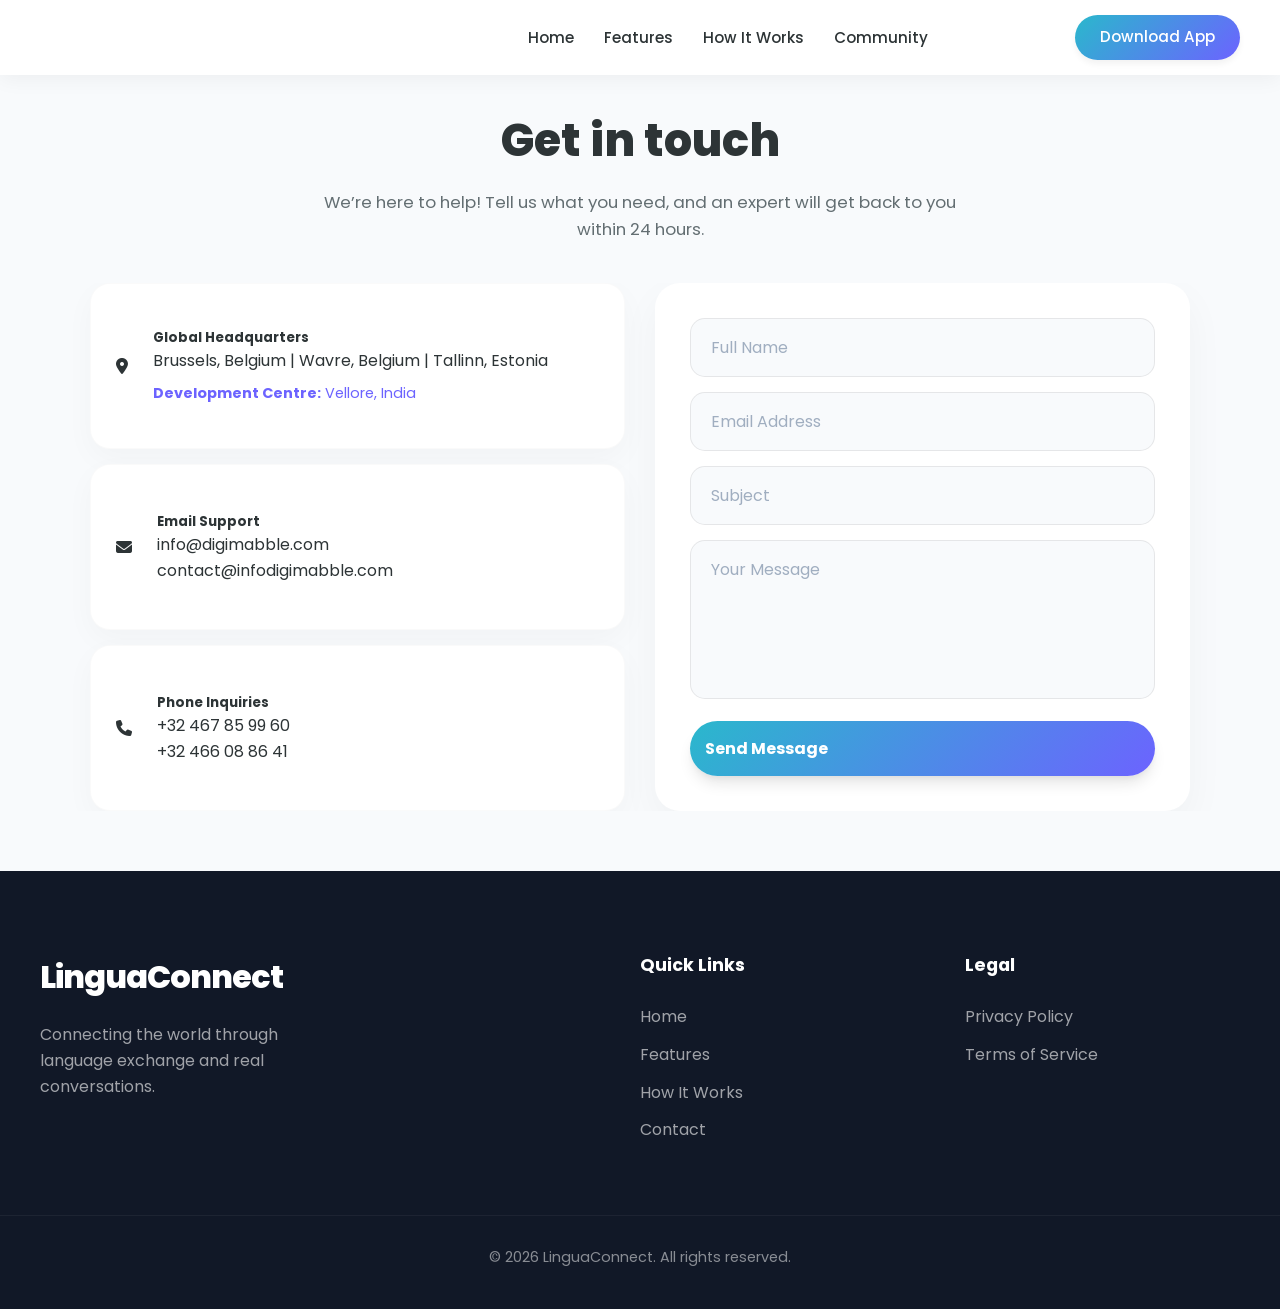
<file: contact.html>
<!DOCTYPE html>
<html lang="en">

<head>
    <script>document.documentElement.classList.add('js-enabled');</script>
    <meta charset="UTF-8">
    <meta name="viewport" content="width=device-width, initial-scale=1.0">
    <title>Contact Us | LinguaConnect</title>
    <meta name="description"
        content="Get in touch with the LinguaConnect team. We're here to help you on your language learning journey.">
    <!-- Google Font: Poppins -->
    <link rel="preconnect" href="https://fonts.googleapis.com">
    <link rel="preconnect" href="https://fonts.gstatic.com" crossorigin>
    <link href="https://fonts.googleapis.com/css2?family=Poppins:wght@300;400;500;600;700;800&display=swap"
        rel="stylesheet">
    <!-- Font Awesome for Icons -->
    <link rel="stylesheet" href="https://cdnjs.cloudflare.com/ajax/libs/font-awesome/6.4.0/css/all.min.css">
    <link rel="stylesheet" href="style.css">
</head>

<body class="js-enabled contact-page">

    <!-- Navigation -->
    <nav id="navbar">
        <div class="container nav-container">
            <a href="index.html" class="logo">Lingua<span>Connect</span></a>
            <ul class="nav-links" id="nav-links">
                <li><a href="index.html">Home</a></li>
                <li><a href="index.html#features">Features</a></li>
                <li><a href="index.html#how-it-works">How It Works</a></li>
                <li><a href="index.html#community">Community</a></li>
                <li><a href="contact.html" class="nav-active">Contact</a></li>
                <li class="nav-btns">
                    <a href="#" class="btn-signup">Download App</a>
                </li>
            </ul>
            <div class="menu-toggle" id="mobile-menu">
                <i class="fas fa-bars"></i>
            </div>
        </div>
    </nav>

    <main class="contact-page-wrapper">
        <div class="container">
            <!-- Centered Header -->
            <div class="contact-header">
                <h1>Get in touch</h1>
                <p>We’re here to help! Tell us what you need, and an expert will get back to you within 24 hours.</p>
            </div>

            <!-- Contact Content Grid -->
            <section id="contact" class="revealed" style="padding: 0; background: none; opacity: 1 !important;">
                <div class="contact-bg-pattern"></div>
                <div class="contact-container">
                    <!-- 50% Info Side -->
                    <div class="contact-info">
                        <div class="contact-details">
                            <div class="detail-item">
                                <i class="fas fa-map-marker-alt"></i>
                                <div>
                                    <h5>Global Headquarters</h5>
                                    <p>Brussels, Belgium | Wavre, Belgium | Tallinn, Estonia</p>
                                    <p style="font-size: 0.9rem; margin-top: 8px; color: var(--secondary);">
                                        <strong>Development Centre:</strong> Vellore, India
                                    </p>
                                </div>
                            </div>
                            <div class="detail-item">
                                <i class="fas fa-envelope"></i>
                                <div>
                                    <h5>Email Support</h5>
                                    <p><a href="mailto:info@digimabble.com">info@digimabble.com</a></p>
                                    <p><a href="mailto:contact@infodigimabble.com">contact@infodigimabble.com</a></p>
                                </div>
                            </div>
                            <div class="detail-item">
                                <i class="fas fa-phone"></i>
                                <div>
                                    <h5>Phone Inquiries</h5>
                                    <p>+32 467 85 99 60</p>
                                    <p>+32 466 08 86 41</p>
                                </div>
                            </div>
                        </div>
                    </div>

                    <!-- 50% Form Side -->
                    <div class="contact-form-box">
                        <form id="contact-form">
                            <div class="form-group">
                                <input type="text" id="name" placeholder="Full Name" required>
                            </div>
                            <div class="form-group">
                                <input type="email" id="email" placeholder="Email Address" required>
                            </div>
                            <div class="form-group">
                                <input type="text" id="subject" placeholder="Subject" required>
                            </div>
                            <div class="form-group">
                                <textarea id="message" rows="5" placeholder="Your Message" required
                                    style="resize: none;"></textarea>
                            </div>
                            <button type="submit" class="btn btn-primary"
                                style="width: 100%; padding: 15px; font-weight: 700;">Send Message</button>
                        </form>
                        <div id="form-success" class="form-success-msg"
                            style="display: none; text-align: center; margin-top: 20px;">
                            <i class="fas fa-check-circle"
                                style="color: #4CAF50; font-size: 2rem; margin-bottom: 10px;"></i>
                            <p style="color: var(--text-main); font-weight: 500;">Thank you! Your message has been sent
                                successfully.</p>
                        </div>
                    </div>
                </div>
            </section>
        </div>
    </main>

    <!-- Footer -->
    <footer class="footer">
        <div class="container footer-grid">
            <div class="footer-brand">
                <a href="index.html" class="logo">Lingua<span>Connect</span></a>
                <p>Connecting the world through language exchange and real conversations.</p>
            </div>
            <div class="footer-links">
                <h5>Quick Links</h5>
                <ul>
                    <li><a href="index.html#home">Home</a></li>
                    <li><a href="index.html#features">Features</a></li>
                    <li><a href="index.html#how-it-works">How It Works</a></li>
                    <li><a href="contact.html">Contact</a></li>
                </ul>
            </div>
            <div class="footer-legal">
                <h5>Legal</h5>
                <ul>
                    <li><a href="#">Privacy Policy</a></li>
                    <li><a href="#">Terms of Service</a></li>
                </ul>
            </div>
        </div>
        <div class="footer-bottom">
            <div class="container">
                <p>&copy; 2026 LinguaConnect. All rights reserved.</p>
            </div>
        </div>
    </footer>

    <!-- Scripts -->
    <script src="script.js"></script>
</body>

</html>
</file>
<file: style.css>
/* 
   LinguaConnect Design System
   Modern, Premium, and Responsive
*/

@import url('https://fonts.googleapis.com/css2?family=Poppins:wght@300;400;500;600;700&display=swap');

:root {
    /* Color Palette */
    --primary: #2AB8CC;
    --primary-dark: #1E8E9E;
    --secondary: #6C63FF;
    --secondary-dark: #5A52E5;
    --text-main: #2D3436;
    --text-muted: #636E72;
    --bg-light: #F4F7F8;
    --white: #FFFFFF;
    --gradient-hero: linear-gradient(135deg, #2AB8CC 0%, #6C63FF 100%);

    /* Shadows */
    --shadow-sm: 0 4px 6px rgba(0, 0, 0, 0.05);
    --shadow-md: 0 10px 15px -3px rgba(0, 0, 0, 0.1), 0 4px 6px -2px rgba(0, 0, 0, 0.05);
    --shadow-lg: 0 20px 25px -5px rgba(0, 0, 0, 0.1), 0 10px 10px -5px rgba(0, 0, 0, 0.04);

    /* Spacing */
    --section-padding: 120px 0;
    --container-width: 1240px;

    /* Transitions */
    --transition-init: all 0.3s cubic-bezier(0.4, 0, 0.2, 1);
    --transition-slow: all 0.6s cubic-bezier(0.4, 0, 0.2, 1);
}

/* Base Reset */
* {
    margin: 0;
    padding: 0;
    box-sizing: border-box;
}

html {
    scroll-behavior: smooth;
}

body {
    font-family: 'Poppins', sans-serif;
    line-height: 1.6;
    color: var(--text-main);
    background-color: var(--bg-light);
    overflow-x: hidden;
}

a {
    text-decoration: none;
    color: inherit;
    transition: var(--transition-init);
}

ul {
    list-style: none;
}

img {
    max-width: 100%;
    display: block;
}

button {
    cursor: pointer;
    border: none;
    outline: none;
    font-family: 'Poppins', sans-serif;
}

/* Reusable Components */
.container {
    max-width: var(--container-width);
    margin: 0 auto;
    padding: 0 20px;
}

.section {
    padding: var(--section-padding);
}

.section-title {
    text-align: center;
    margin-bottom: 60px;
}

.section-title h2 {
    font-size: 3.2rem;
    font-weight: 800;
    margin-bottom: 15px;
    color: var(--text-main);
    letter-spacing: -1px;
}

.section-title p {
    color: var(--text-muted);
    font-size: 1.1rem;
    max-width: 700px;
    margin: 0 auto;
}

/* Navbar Styling */
#navbar {
    position: fixed;
    top: 0;
    left: 0;
    width: 100%;
    z-index: 1000;
    padding: 25px 0;
    transition: var(--transition-init);
}

#navbar.nav-scrolled {
    background-color: rgba(255, 255, 255, 0.98);
    backdrop-filter: blur(15px);
    padding: 15px 0;
    box-shadow: 0 4px 20px rgba(0, 0, 0, 0.08);
}

.logo {
    font-size: 2rem;
    font-weight: 800;
    letter-spacing: -1px;
    color: var(--white) !important;
}

.logo span {
    color: var(--white) !important;
}

#navbar.nav-scrolled .logo {
    color: var(--primary) !important;
}

#navbar.nav-scrolled .logo span {
    color: var(--secondary) !important;
}

.nav-links li a {
    color: var(--white);
    font-weight: 500;
    font-size: 0.95rem;
}

#navbar.nav-scrolled .nav-links li a {
    color: var(--text-main);
}

.nav-container {
    display: flex;
    justify-content: space-between;
    align-items: center;
}

.menu-toggle {
    color: var(--white);
    font-size: 1.5rem;
    cursor: pointer;
    display: none;
}

#navbar.nav-scrolled .menu-toggle {
    color: var(--text-main);
}

.nav-links {
    display: flex;
    align-items: center;
    gap: 30px;
}

.nav-links li a {
    font-weight: 500;
    font-size: 0.95rem;
}

.nav-links li a:hover,
.nav-links li a.nav-active {
    color: var(--primary);
}

.nav-links li a.nav-active {
    position: relative;
}

.nav-links li a.nav-active::after {
    content: '';
    position: absolute;
    bottom: -5px;
    left: 0;
    width: 100%;
    height: 2px;
    background: var(--primary);
    border-radius: 2px;
}

#navbar:not(.nav-scrolled) .nav-links li a.nav-active::after {
    background: var(--white);
}

#navbar:not(.nav-scrolled) .nav-links li a.nav-active {
    color: var(--white);
}

.nav-btns {
    display: flex;
    gap: 15px;
    margin-left: 20px;
}

.btn-login {
    padding: 8px 20px;
    font-weight: 600;
}

.btn-signup {
    padding: 10px 25px;
    border-radius: 50px;
    background: var(--gradient-hero);
    color: var(--white) !important;
    font-weight: 600;
    box-shadow: var(--shadow-sm);
}

.btn-signup:active {
    transform: translateY(0) scale(0.95);
}

.btn-signup::before {
    content: '';
    position: absolute;
    top: 0;
    left: -100%;
    width: 50%;
    height: 100%;
    background: linear-gradient(90deg, transparent, rgba(255, 255, 255, 0.2), transparent);
    transition: 0.5s;
}

.btn-signup:hover::before {
    left: 100%;
}

.menu-toggle {
    display: none;
    font-size: 1.5rem;
    cursor: pointer;
}

/* Hero Section */
.hero {
    min-height: 100vh;
    display: flex;
    align-items: center;
    padding: 100px 0;
    background-color: var(--primary);
    position: relative;
    overflow: hidden;
    color: var(--white);
}

.hero-grid {
    display: grid;
    grid-template-columns: 1fr 1.2fr;
    align-items: center;
    gap: 60px;
    width: 100%;
}

.hero-content h1 {
    font-size: 3.5rem;
    line-height: 1.1;
    margin-bottom: 30px;
    font-weight: 800;
    letter-spacing: -1px;
}

.hero-content h1 span {
    color: var(--white);
    opacity: 0.9;
}

.hero-content p {
    font-size: 1.4rem;
    color: rgba(255, 255, 255, 0.9);
    margin-bottom: 45px;
}

/* Background Accents */
.circle-accent {
    position: absolute;
    border-radius: 50%;
    z-index: 0;
}

.circle-1 {
    width: 600px;
    height: 600px;
    background: rgba(255, 255, 255, 0.1);
    top: -100px;
    left: -100px;
}

.circle-2 {
    width: 400px;
    height: 400px;
    background: rgba(255, 255, 255, 0.05);
    bottom: -100px;
    right: 10%;
}

.dot-pattern {
    position: absolute;
    width: 300px;
    height: 300px;
    background-image: radial-gradient(rgba(255, 255, 255, 0.2) 2px, transparent 2px);
    background-size: 20px 20px;
    z-index: 0;
}

.dots-1 {
    bottom: 50px;
    right: 50px;
}

.wavy-pattern {
    position: absolute;
    width: 100%;
    height: 180px;
    bottom: -1px;
    left: 0;
    z-index: 2;
}

.wave-layer {
    position: absolute;
    width: 100%;
    height: 100%;
    bottom: 0;
}

.wave-1 {
    fill: rgba(255, 255, 255, 0.1);
}

.wave-2 {
    fill: rgba(255, 255, 255, 0.2);
    bottom: 10px;
}

.wave-3 {
    fill: var(--bg-light);
    bottom: 0;
}

.hero-mockups {
    position: relative;
    display: flex;
    justify-content: center;
    align-items: center;
}

.mockup-main {
    width: 85%;
    z-index: 2;
    filter: drop-shadow(0 30px 60px rgba(0, 0, 0, 0.2));
    animation: floatMain 6s ease-in-out infinite;
}

.mockup-sub {
    position: absolute;
    width: 50%;
    right: -20px;
    bottom: -30px;
    z-index: 3;
    filter: drop-shadow(0 20px 40px rgba(0, 0, 0, 0.3));
    animation: floatSub 8s ease-in-out infinite;
}

@keyframes floatMain {

    0%,
    100% {
        transform: translateY(0) rotate(0);
    }

    50% {
        transform: translateY(-15px) rotate(1deg);
    }
}

@keyframes floatSub {

    0%,
    100% {
        transform: translateY(0) rotate(0);
    }

    50% {
        transform: translateY(-20px) rotate(-1deg) scale(1.05);
    }
}

/* Live Stats Section */
.live-stats {
    background: var(--white);
    padding: 60px 0;
    border-bottom: 1px solid rgba(0, 0, 0, 0.05);
}

.stats-grid {
    display: grid;
    grid-template-columns: repeat(4, 1fr);
    text-align: center;
    gap: 30px;
}

.stat-item h3 {
    font-size: 2.5rem;
    color: var(--primary);
    font-weight: 800;
    margin-bottom: 5px;
}

.stat-item p {
    color: var(--text-muted);
    font-weight: 500;
    font-size: 0.9rem;
    text-transform: uppercase;
    letter-spacing: 1px;
}

.hero-btns {
    display: flex;
    gap: 15px;
}

.btn-app-store {
    transition: var(--transition-init);
    height: 50px;
}

.btn-app-store img {
    height: 100%;
    width: auto;
}

.btn-app-store:hover {
    transform: translateY(-5px) scale(1.02);
    filter: brightness(1.1);
}

.btn {
    padding: 15px 35px;
    border-radius: 50px;
    font-weight: 600;
    font-size: 1rem;
    display: inline-flex;
    align-items: center;
    gap: 10px;
    transition: var(--transition-init);
}

.btn-primary {
    background: var(--gradient-hero);
    color: var(--white) !important;
    box-shadow: var(--shadow-md);
}

.btn-primary:hover {
    transform: translateY(-3px);
    box-shadow: var(--shadow-lg);
}

.btn-outline {
    border: 2px solid var(--primary);
    color: var(--primary) !important;
}

.btn-outline:hover {
    background: var(--primary);
    color: var(--white) !important;
}

.hero-image img {
    width: 100%;
    animation: float 5s ease-in-out infinite;
}

@keyframes float {

    0%,
    100% {
        transform: translateY(0);
    }

    50% {
        transform: translateY(-20px);
    }
}

/* Features Cards */
.grid {
    display: grid;
    gap: 30px;
}

.features-grid {
    grid-template-columns: repeat(auto-fit, minmax(250px, 1fr));
}

.feature-card {
    background: var(--white);
    padding: 40px;
    border-radius: 25px;
    text-align: center;
    box-shadow: var(--shadow-md);
    transition: var(--transition-init);
    border: 1px solid rgba(0, 0, 0, 0.03);
    position: relative;
    overflow: hidden;
}

.feature-card:hover {
    transform: translateY(-10px) rotateX(4deg) rotateY(2deg);
    box-shadow: var(--shadow-lg);
    border-color: var(--primary);
}

.feature-card::before {
    content: '';
    position: absolute;
    top: 0;
    left: 0;
    width: 100%;
    height: 4px;
    background: var(--gradient-hero);
    transform: scaleX(0);
    transition: var(--transition-init);
    transform-origin: left;
}

.feature-card:hover::before {
    transform: scaleX(1);
}

.icon-box {
    width: 70px;
    height: 70px;
    background: rgba(108, 99, 255, 0.1);
    color: var(--primary);
    border-radius: 20px;
    display: flex;
    align-items: center;
    justify-content: center;
    font-size: 1.8rem;
    margin: 0 auto 25px;
    transition: var(--transition-init);
}

.feature-card:hover .icon-box {
    background: var(--gradient-hero);
    color: var(--white);
}

.feature-card h3 {
    font-size: 1.3rem;
    margin-bottom: 15px;
}

.feature-card p {
    color: var(--text-muted);
}

/* Language Grid */
.languages-grid {
    grid-template-columns: repeat(auto-fill, minmax(180px, 1fr));
    gap: 20px;
}

.lang-card {
    background: var(--white);
    padding: 15px 20px;
    border-radius: 15px;
    display: flex;
    align-items: center;
    gap: 15px;
    box-shadow: var(--shadow-sm);
    transition: var(--transition-init);
    border: 1px solid rgba(0, 0, 0, 0.05);
}

.lang-card:hover {
    transform: translateY(-5px) scale(1.02);
    box-shadow: var(--shadow-md);
    border-color: var(--primary);
    background: var(--bg-light);
}

.lang-card img {
    width: 30px;
    height: 30px;
    border-radius: 50%;
    object-fit: cover;
}

/* Global Community Grid */
.community-container {
    display: grid;
    grid-template-columns: 1fr 1fr;
    align-items: center;
    gap: 60px;
}

.community-image img {
    filter: drop-shadow(0 10px 20px rgba(0, 0, 0, 0.1));
}

.countries-list {
    display: flex;
    flex-wrap: wrap;
    gap: 12px;
}

.country-tag {
    background: rgba(108, 99, 255, 0.1);
    color: var(--primary);
    padding: 8px 18px;
    border-radius: 50px;
    font-weight: 500;
}

/* Testimonials Cards */
.testimonials-grid {
    grid-template-columns: repeat(auto-fit, minmax(320px, 1fr));
}

.testimonial-card {
    background: var(--white);
    padding: 40px;
    border-radius: 25px;
    box-shadow: var(--shadow-md);
    transition: var(--transition-init);
}

.user-info {
    display: flex;
    align-items: center;
    gap: 15px;
    margin-bottom: 20px;
}

.user-info img {
    width: 60px;
    height: 60px;
    border-radius: 50%;
    object-fit: cover;
}

.user-info h4 {
    margin: 0;
}

.user-info p {
    margin: 0;
    color: var(--text-muted);
    font-size: 0.9rem;
}

.testimonial-card>p {
    font-style: italic;
    color: var(--text-muted);
    margin-bottom: 20px;
}

.stars {
    color: #FFB300;
}

/* CTA Box */
.cta-box {
    background: var(--gradient-hero);
    padding: 80px 40px;
    border-radius: 35px;
    text-align: center;
    color: var(--white);
    box-shadow: var(--shadow-lg);
}

.cta-box h2 {
    font-size: 2.5rem;
    margin-bottom: 20px;
}

.cta-box p {
    font-size: 1.2rem;
    margin-bottom: 40px;
    opacity: 0.9;
}

/* Banner Anytime Section (Removed) */

.anytime-grid {
    display: flex;
    align-items: center;
    gap: 80px;
}

.anytime-visual {
    flex: 1.2;
}

.anytime-content {
    flex: 1;
}

.anytime-content h2 {
    font-size: 2.8rem;
    font-weight: 700;
    margin-bottom: 20px;
    color: #111;
}

.anytime-content p {
    font-size: 1.25rem;
    color: var(--text-muted);
}

/* Pre-Footer Banner Links */
.banner-links {
    background: #2AB8CC;
    overflow: hidden;
}

.banner-links-grid {
    display: grid;
    grid-template-columns: 1fr 1fr;
    align-items: stretch;
}

.banner-links-content {
    padding: 60px 80px;
    display: flex;
    gap: 60px;
    color: white;
}

.links-column h4 {
    font-size: 1.2rem;
    margin-bottom: 25px;
    font-weight: 700;
}

.links-column ul li {
    margin-bottom: 12px;
}

.links-column ul li a {
    color: rgba(255, 255, 255, 0.9);
    font-size: 0.95rem;
}

.links-column ul li a:hover {
    color: white;
    text-decoration: underline;
}

.banner-links-image {
    position: relative;
    max-height: 400px;
}

.banner-links-image img {
    width: 100%;
    height: 100%;
    object-fit: cover;
}

/* Footer Styling */
.footer {
    background: #111827;
    color: var(--white);
    padding: 80px 0 40px;
}

.footer-grid {
    display: grid;
    grid-template-columns: 2fr 1fr 1fr;
    gap: 50px;
    margin-bottom: 60px;
}

.footer-brand .logo {
    color: var(--white);
    margin-bottom: 20px;
    display: inline-block;
}

.footer-brand p {
    opacity: 0.6;
    max-width: 300px;
}

.footer-links h5,
.footer-legal h5 {
    font-size: 1.1rem;
    margin-bottom: 25px;
}

.footer-links ul li,
.footer-legal ul li {
    margin-bottom: 12px;
}

.footer-links ul li a,
.footer-legal ul li a {
    opacity: 0.6;
}

.footer-links ul li a:hover,
.footer-legal ul li a:hover {
    opacity: 1;
}

.footer-bottom {
    border-top: 1px solid rgba(255, 255, 255, 0.1);
    padding-top: 30px;
    text-align: center;
    opacity: 0.5;
    font-size: 0.9rem;
}

/* Contact Section Refinements */
.contact-page {
    background-color: #F8FAFC;
}

.contact-page #navbar {
    background-color: rgba(255, 255, 255, 0.98);
    backdrop-filter: blur(15px);
    padding: 12px 0;
    box-shadow: 0 4px 20px rgba(0, 0, 0, 0.05);
    position: sticky;
    top: 0;
    z-index: 1000;
}

.contact-page #navbar .logo,
.contact-page #navbar .nav-links li a {
    color: var(--text-main);
}

.contact-page-wrapper {
    padding: 30px 0 60px;
}

.contact-header {
    text-align: center;
    max-width: 650px;
    margin: 0 auto 40px;
}

.contact-header h1 {
    font-size: 2.8rem;
    font-weight: 800;
    margin-bottom: 12px;
    color: var(--text-main);
}

.contact-header p {
    font-size: 1.05rem;
    color: var(--text-muted);
}

#contact {
    position: relative;
    overflow: hidden;
    background-color: var(--bg-light);
}

.contact-bg-pattern {
    position: absolute;
    top: 0;
    left: 0;
    width: 100%;
    height: 100%;
    background-image: radial-gradient(var(--primary) 0.5px, transparent 0.5px);
    background-size: 30px 30px;
    opacity: 0.1;
    z-index: 0;
}

.contact-container {
    display: grid;
    grid-template-columns: 1fr 1fr;
    gap: 30px;
    align-items: stretch;
    max-width: 1100px;
    margin: 0 auto;
    position: relative;
    z-index: 1;
}

.contact-info,
.contact-form-box {
    display: flex;
    flex-direction: column;
    height: 100%;
}

.contact-details {
    display: flex;
    flex-direction: column;
    gap: 15px;
    height: 100%;
}

.detail-item {
    background: #FFFFFF;
    padding: 22px 25px;
    border-radius: 20px;
    box-shadow: 0 10px 30px rgba(0, 0, 0, 0.03);
    flex: 1;
    display: flex;
    align-items: center;
    gap: 25px;
    border: 1px solid rgba(0, 0, 0, 0.02);
    transition: var(--transition-init);
}

.contact-form-box {
    background: #FFFFFF;
    padding: 35px;
    border-radius: 25px;
    box-shadow: 0 15px 40px rgba(0, 0, 0, 0.04);
    justify-content: center;
}

.form-group {
    margin-bottom: 15px;
}

.form-group input,
.form-group textarea {
    width: 100%;
    padding: 16px 20px;
    border-radius: 15px;
    border: 1px solid rgba(0, 0, 0, 0.08);
    background-color: #f8fafc;
    font-family: inherit;
    font-size: 1rem;
    color: var(--text-main);
    transition: var(--transition-init);
}

.form-group input:focus,
.form-group textarea:focus {
    outline: none;
    border-color: var(--primary);
    box-shadow: 0 0 0 4px rgba(42, 184, 204, 0.1);
    background-color: var(--white);
}

.form-group input::placeholder,
.form-group textarea::placeholder {
    color: #a0aec0;
}

@media (max-width: 1024px) {
    .menu-toggle {
        display: block;
        z-index: 1002;
    }

    .nav-btns {
        flex-direction: column;
        margin-left: 0;
        width: 100%;
    }

    .nav-btns a {
        width: 100%;
        text-align: center;
    }
}

@media (max-width: 900px) {
    .contact-container {
        grid-template-columns: 1fr;
    }
}

/* Simple Workflow Section */
.workflow-section {
    background-color: var(--white);
    padding: 100px 0;
}

.workflow-grid {
    display: grid;
    grid-template-columns: repeat(auto-fit, minmax(300px, 1fr));
    gap: 30px;
    margin-top: 50px;
}

.workflow-item {
    background: var(--bg-light);
    padding: 30px;
    border-radius: 20px;
    transition: var(--transition-init);
    border: 1px solid rgba(0, 0, 0, 0.05);
    display: flex;
    flex-direction: column;
    gap: 15px;
}

.workflow-item:hover {
    transform: translateY(-5px);
    box-shadow: var(--shadow-md);
    border-color: var(--primary);
}

.step-badge {
    display: inline-block;
    padding: 5px 12px;
    background: var(--primary);
    color: var(--white);
    border-radius: 50px;
    font-size: 0.75rem;
    font-weight: 700;
    width: max-content;
}

.workflow-item i {
    font-size: 2rem;
    color: var(--primary);
}

.workflow-item h4 {
    font-size: 1.25rem;
    font-weight: 700;
    color: var(--text-main);
}

.workflow-item p {
    font-size: 0.95rem;
    color: var(--text-muted);
    line-height: 1.6;
}

@media (max-width: 768px) {
    .workflow-grid {
        grid-template-columns: 1fr;
    }
}
</file>
